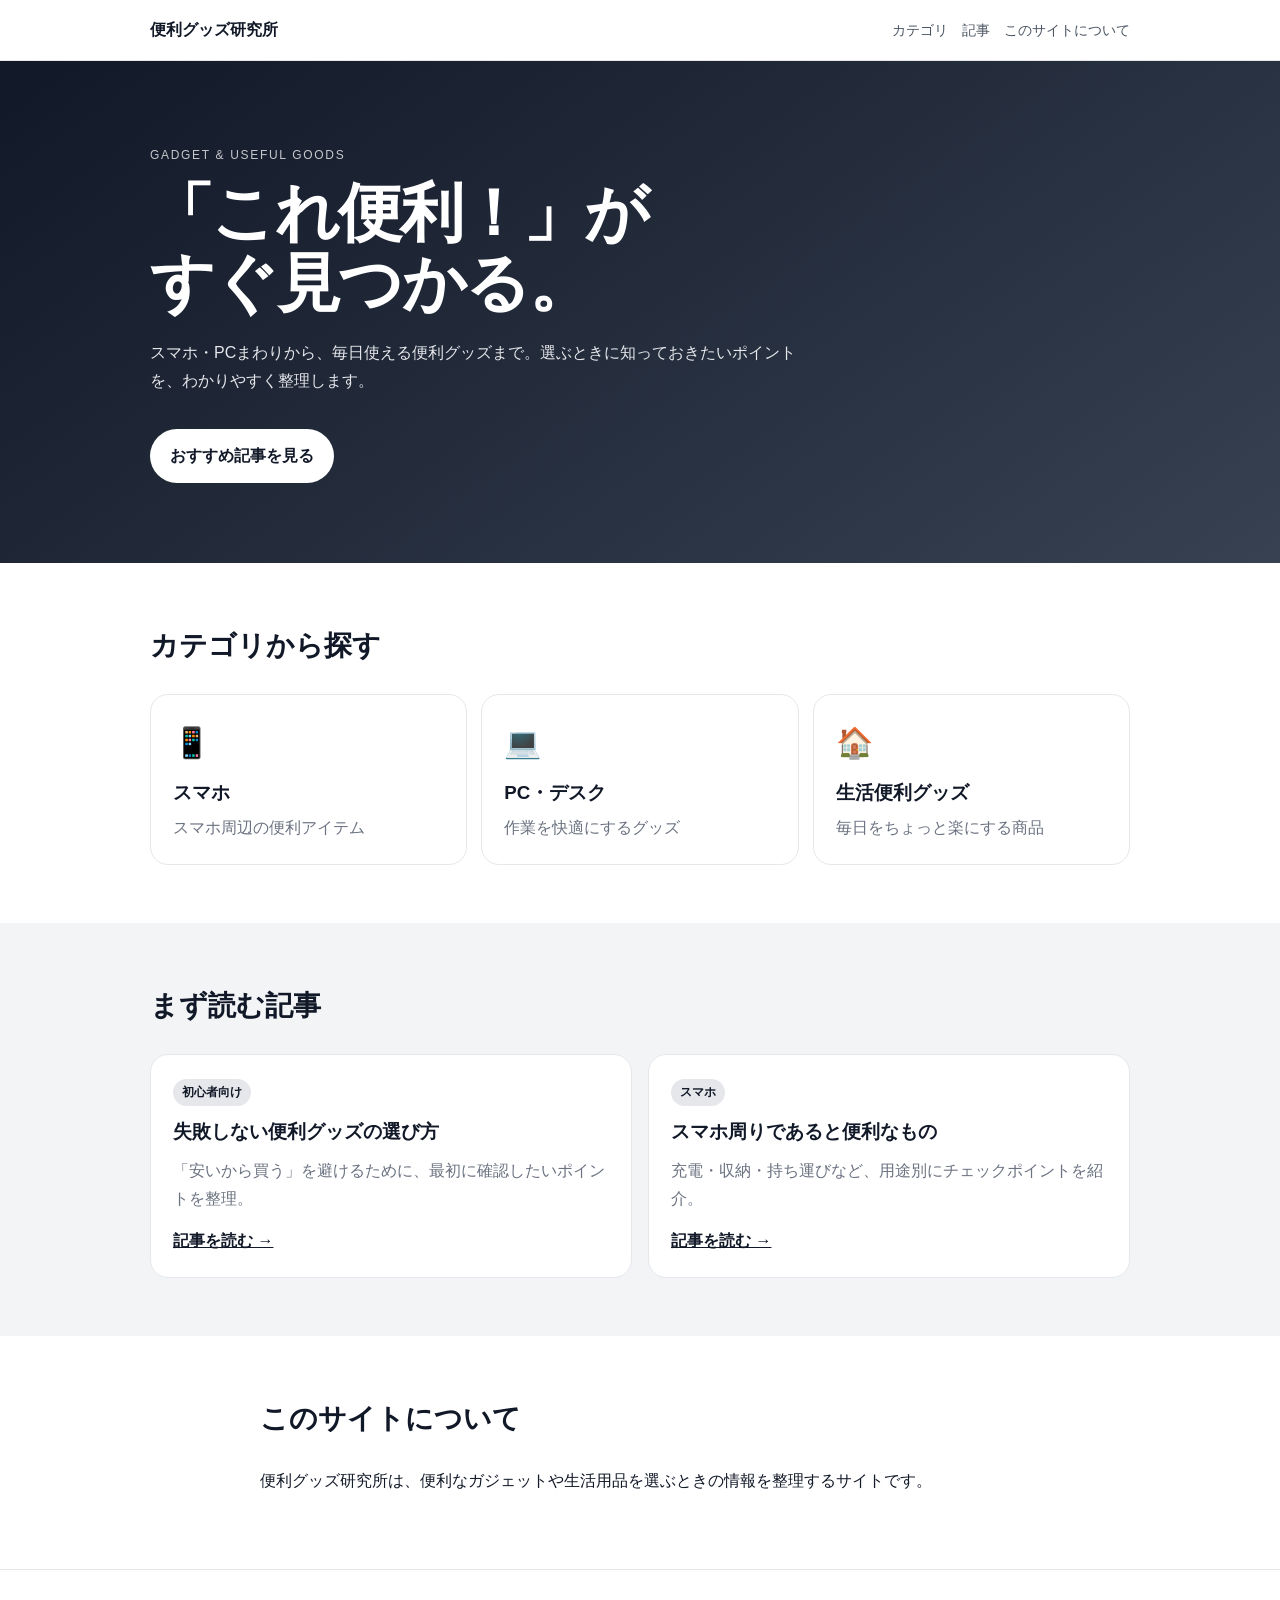
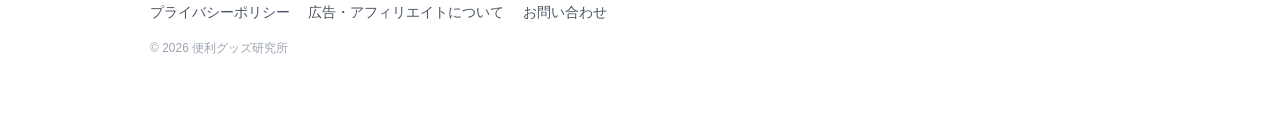
<file: index.html>
<!doctype html>
<html lang="ja">
<head>
  <meta charset="utf-8">
  <meta name="viewport" content="width=device-width,initial-scale=1,viewport-fit=cover">
  <meta name="description" content="スマホで見つけやすい、便利なガジェット・便利グッズの比較と選び方を紹介するサイト。">
  <meta name="theme-color" content="#111827">
  <title>便利グッズ研究所｜本当に役立つガジェットを探す</title>
  <link rel="stylesheet" href="style.css">
</head>
<body>
<header class="header">
  <div class="wrap nav">
    <a class="logo" href="index.html">便利グッズ研究所</a>
    <nav>
      <a href="#categories">カテゴリ</a>
      <a href="#articles">記事</a>
      <a href="#about">このサイトについて</a>
    </nav>
  </div>
</header>

<main>
<section class="hero">
  <div class="wrap">
    <p class="eyebrow">GADGET & USEFUL GOODS</p>
    <h1>「これ便利！」が<br>すぐ見つかる。</h1>
    <p class="lead">スマホ・PCまわりから、毎日使える便利グッズまで。選ぶときに知っておきたいポイントを、わかりやすく整理します。</p>
    <a class="button" href="#articles">おすすめ記事を見る</a>
  </div>
</section>

<section id="categories" class="section">
  <div class="wrap">
    <h2>カテゴリから探す</h2>
    <div class="cards">
      <a class="card" href="#articles"><span>📱</span><h3>スマホ</h3><p>スマホ周辺の便利アイテム</p></a>
      <a class="card" href="#articles"><span>💻</span><h3>PC・デスク</h3><p>作業を快適にするグッズ</p></a>
      <a class="card" href="#articles"><span>🏠</span><h3>生活便利グッズ</h3><p>毎日をちょっと楽にする商品</p></a>
    </div>
  </div>
</section>

<section id="articles" class="section muted">
  <div class="wrap">
    <h2>まず読む記事</h2>
    <div class="article-list">
      <article class="article-card">
        <div class="tag">初心者向け</div>
        <h3>失敗しない便利グッズの選び方</h3>
        <p>「安いから買う」を避けるために、最初に確認したいポイントを整理。</p>
        <a href="articles/how-to-choose.html">記事を読む →</a>
      </article>
      <article class="article-card">
        <div class="tag">スマホ</div>
        <h3>スマホ周りであると便利なもの</h3>
        <p>充電・収納・持ち運びなど、用途別にチェックポイントを紹介。</p>
        <a href="articles/smartphone-goods.html">記事を読む →</a>
      </article>
    </div>
  </div>
</section>

<section id="about" class="section">
  <div class="wrap about">
    <h2>このサイトについて</h2>
    <p>便利グッズ研究所は、便利なガジェットや生活用品を選ぶときの情報を整理するサイトです。</p>
  </div>
</section>
</main>

<footer class="footer">
  <div class="wrap">
    <a href="privacy.html">プライバシーポリシー</a>
    <a href="affiliate.html">広告・アフィリエイトについて</a>
    <a href="contact.html">お問い合わせ</a>
    <p>© 2026 便利グッズ研究所</p>
  </div>
</footer>
</body>
</html>
</file>
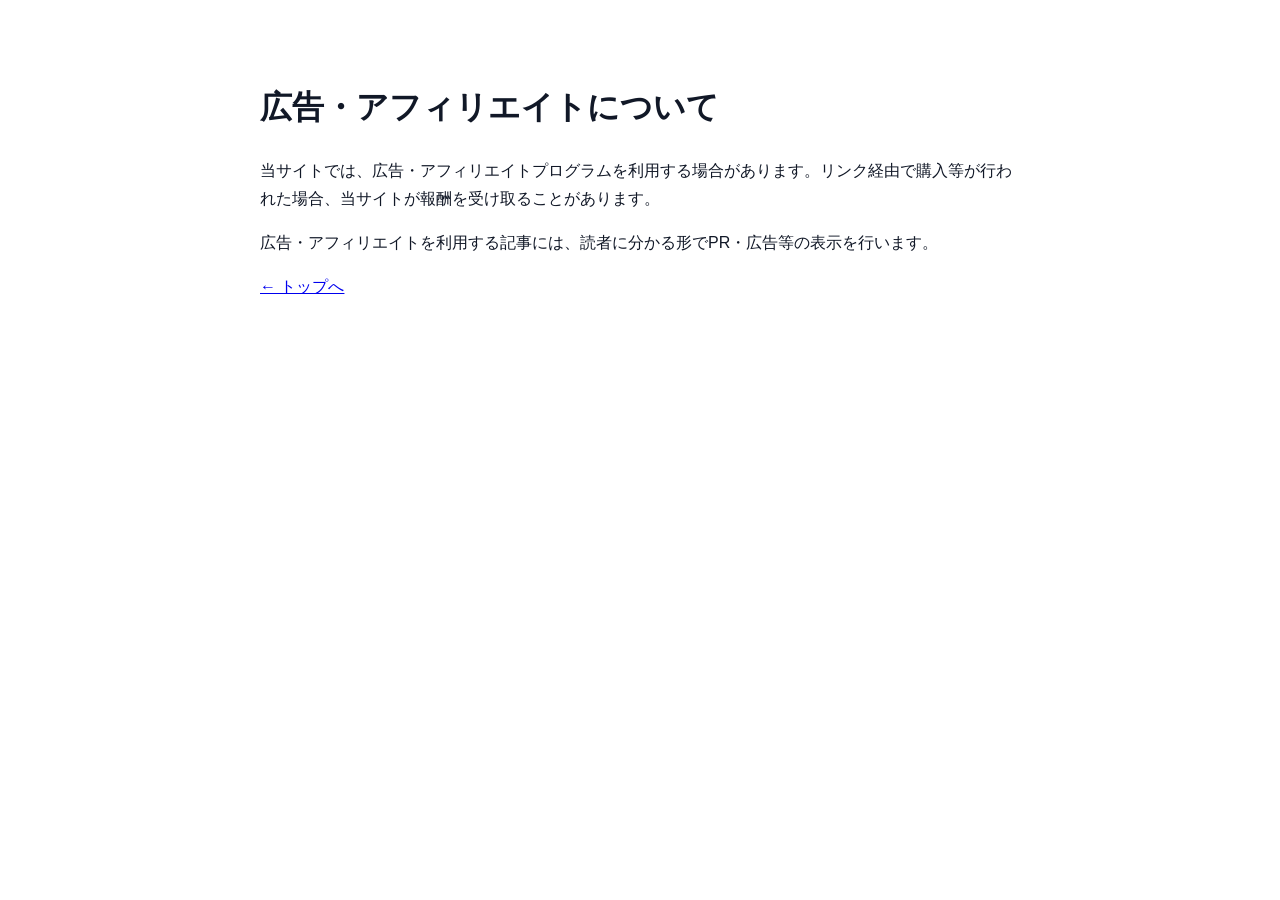
<file: affiliate.html>
<!doctype html>
<html lang="ja">
<head>
<meta charset="utf-8">
<meta name="viewport" content="width=device-width,initial-scale=1">
<title>広告・アフィリエイトについて｜便利グッズ研究所</title>
<link rel="stylesheet" href="style.css">
</head>
<body>
<main class="section">
<div class="wrap about">

<h1>広告・アフィリエイトについて</h1>

<p>当サイトでは、広告・アフィリエイトプログラムを利用する場合があります。リンク経由で購入等が行われた場合、当サイトが報酬を受け取ることがあります。</p>

<p>広告・アフィリエイトを利用する記事には、読者に分かる形でPR・広告等の表示を行います。</p>

<a href="index.html">← トップへ</a>

</div>
</main>
</body>
</html>
</file>
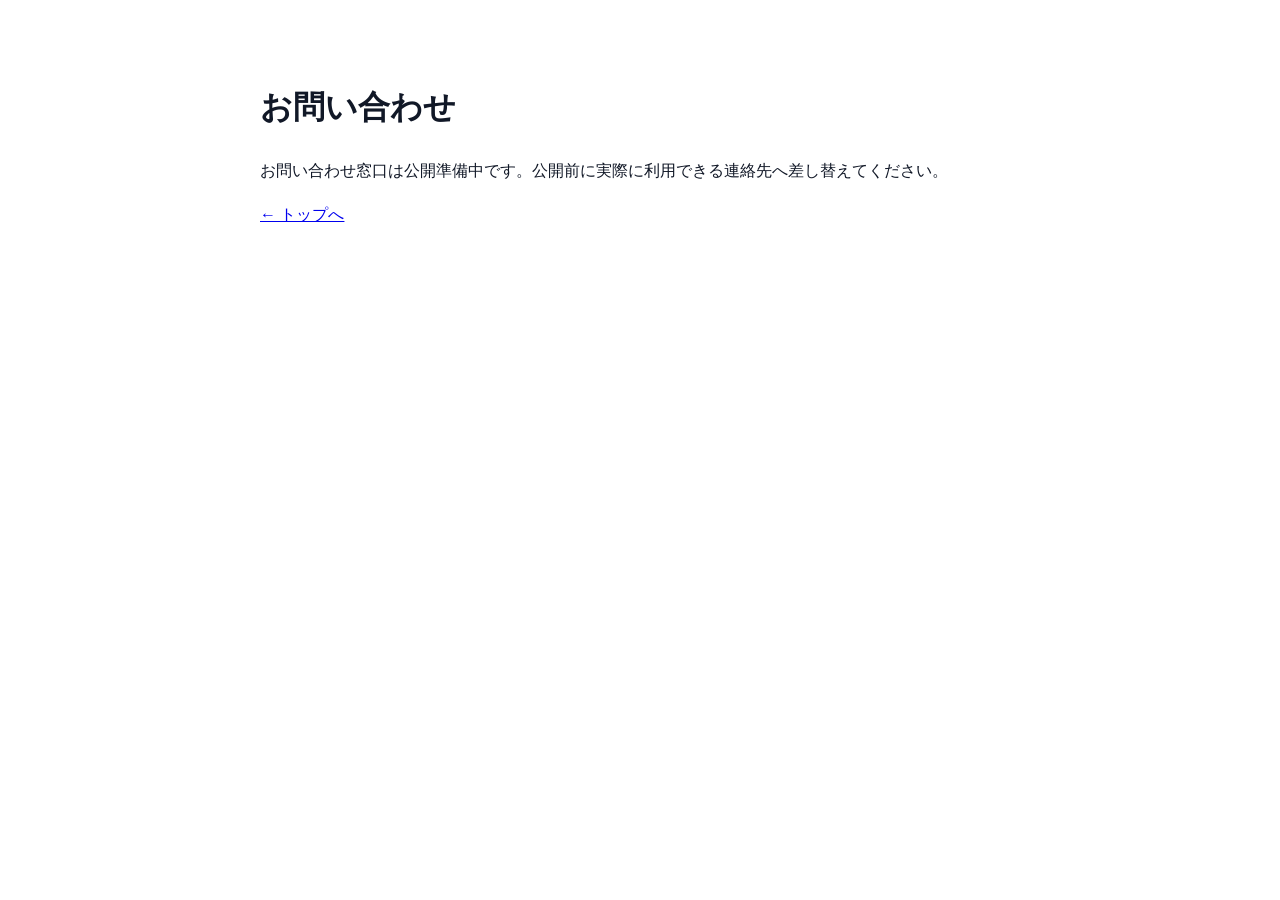
<file: contact.html>
<!doctype html>
<html lang="ja">
<head>
<meta charset="utf-8">
<meta name="viewport" content="width=device-width,initial-scale=1">
<title>お問い合わせ｜便利グッズ研究所</title>
<link rel="stylesheet" href="style.css">
</head>
<body>
<main class="section">
<div class="wrap about">

<h1>お問い合わせ</h1>

<p>お問い合わせ窓口は公開準備中です。公開前に実際に利用できる連絡先へ差し替えてください。</p>

<a href="index.html">← トップへ</a>

</div>
</main>
</body>
</html>
</file>
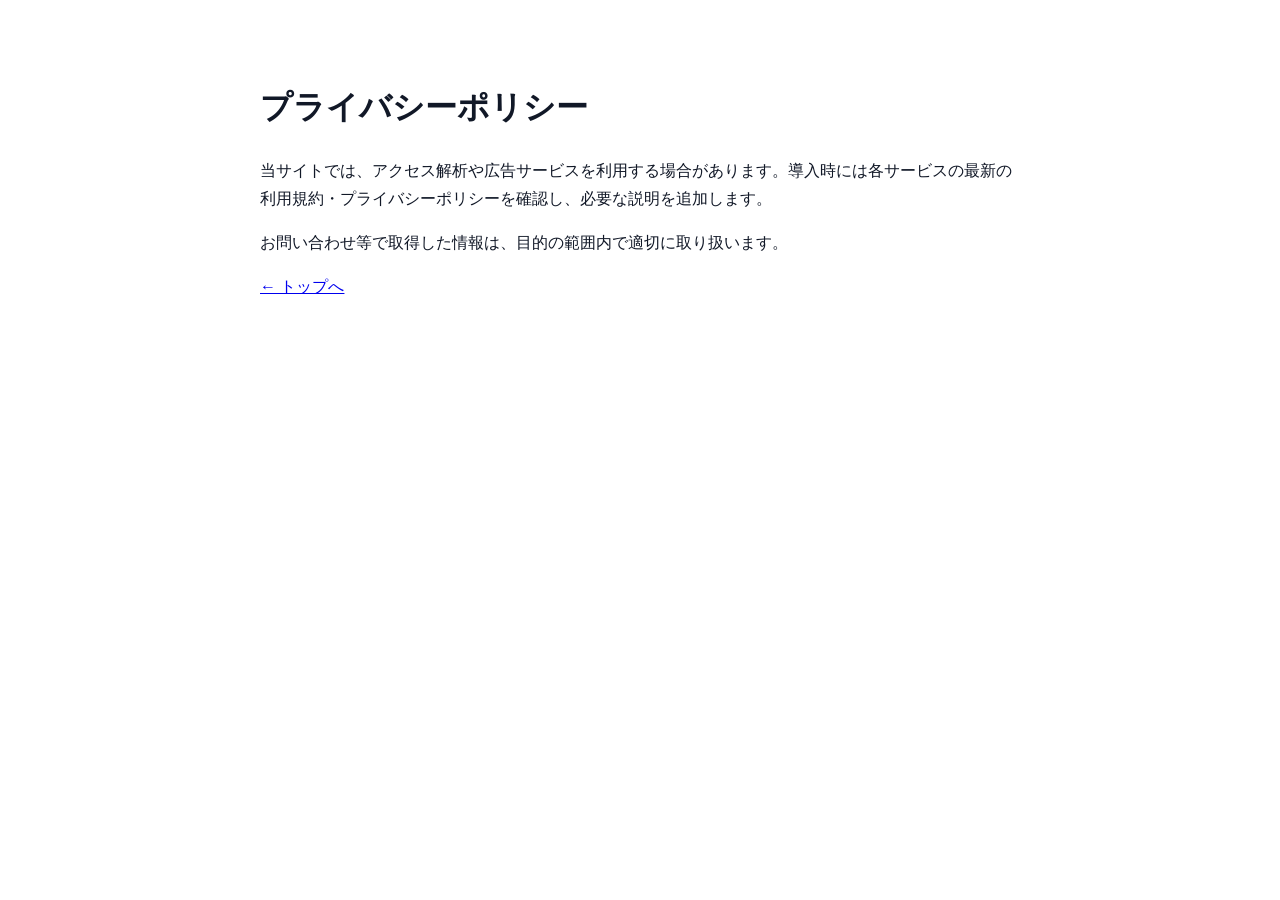
<file: privacy.html>
<!doctype html>
<html lang="ja">
<head>
<meta charset="utf-8">
<meta name="viewport" content="width=device-width,initial-scale=1">
<title>プライバシーポリシー｜便利グッズ研究所</title>
<link rel="stylesheet" href="style.css">
</head>
<body>
<main class="section">
<div class="wrap about">

<h1>プライバシーポリシー</h1>

<p>当サイトでは、アクセス解析や広告サービスを利用する場合があります。導入時には各サービスの最新の利用規約・プライバシーポリシーを確認し、必要な説明を追加します。</p>

<p>お問い合わせ等で取得した情報は、目的の範囲内で適切に取り扱います。</p>

<a href="index.html">← トップへ</a>

</div>
</main>
</body>
</html>
</file>
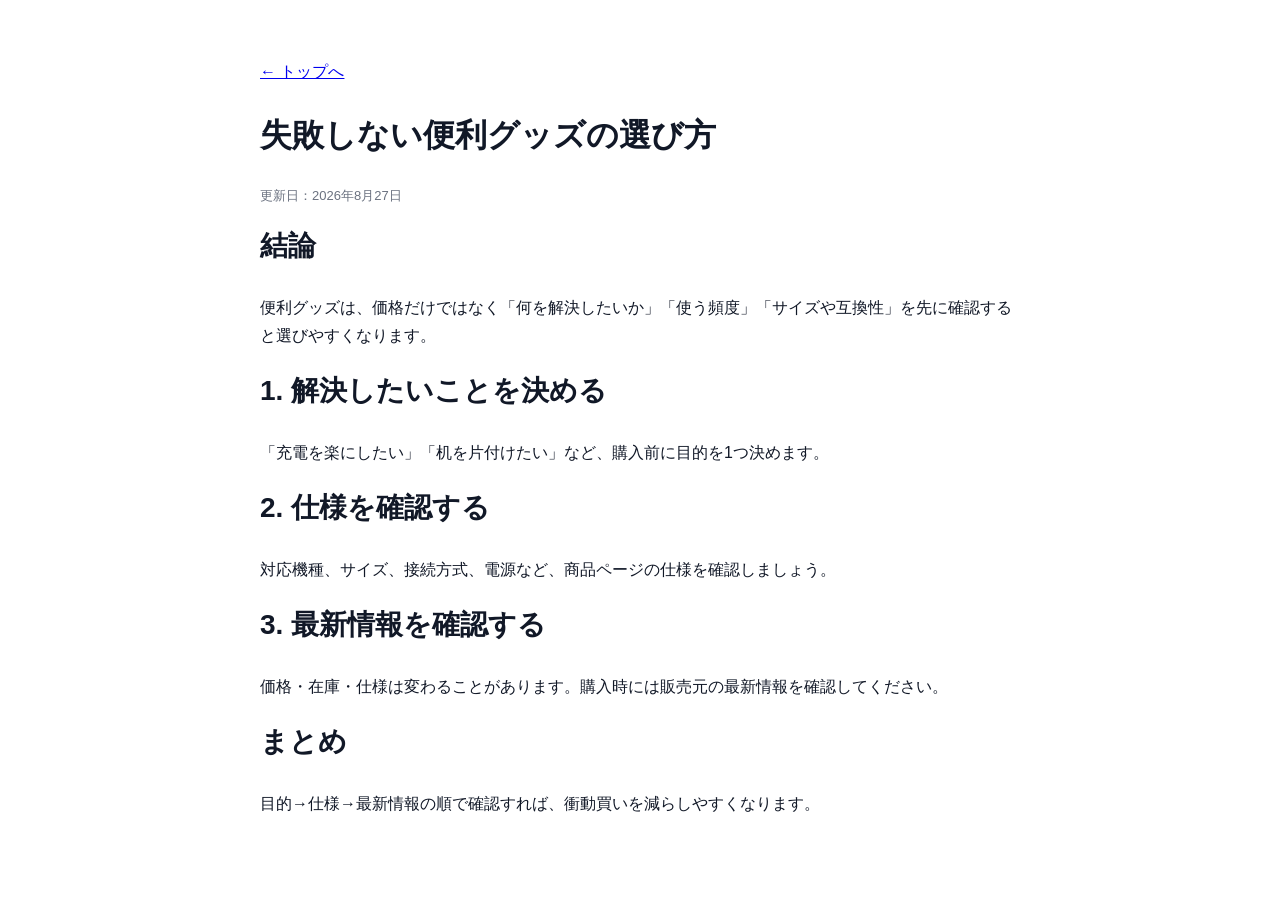
<file: articles/how-to-choose.html>
<!doctype html>
<html lang="ja">
<head>
<meta charset="utf-8">
<meta name="viewport" content="width=device-width,initial-scale=1">
<meta name="description" content="便利グッズを選ぶときに確認したいポイントを初心者向けに整理。">
<title>失敗しない便利グッズの選び方｜便利グッズ研究所</title>
<link rel="stylesheet" href="../style.css">
</head>
<body>
<main class="section">
<div class="wrap about">
<a href="../index.html">← トップへ</a>

<h1>失敗しない便利グッズの選び方</h1>
<p class="small">更新日：2026年8月27日</p>

<h2>結論</h2>
<p>便利グッズは、価格だけではなく「何を解決したいか」「使う頻度」「サイズや互換性」を先に確認すると選びやすくなります。</p>

<h2>1. 解決したいことを決める</h2>
<p>「充電を楽にしたい」「机を片付けたい」など、購入前に目的を1つ決めます。</p>

<h2>2. 仕様を確認する</h2>
<p>対応機種、サイズ、接続方式、電源など、商品ページの仕様を確認しましょう。</p>

<h2>3. 最新情報を確認する</h2>
<p>価格・在庫・仕様は変わることがあります。購入時には販売元の最新情報を確認してください。</p>

<h2>まとめ</h2>
<p>目的→仕様→最新情報の順で確認すれば、衝動買いを減らしやすくなります。</p>

</div>
</main>
</body>
</html>
</file>
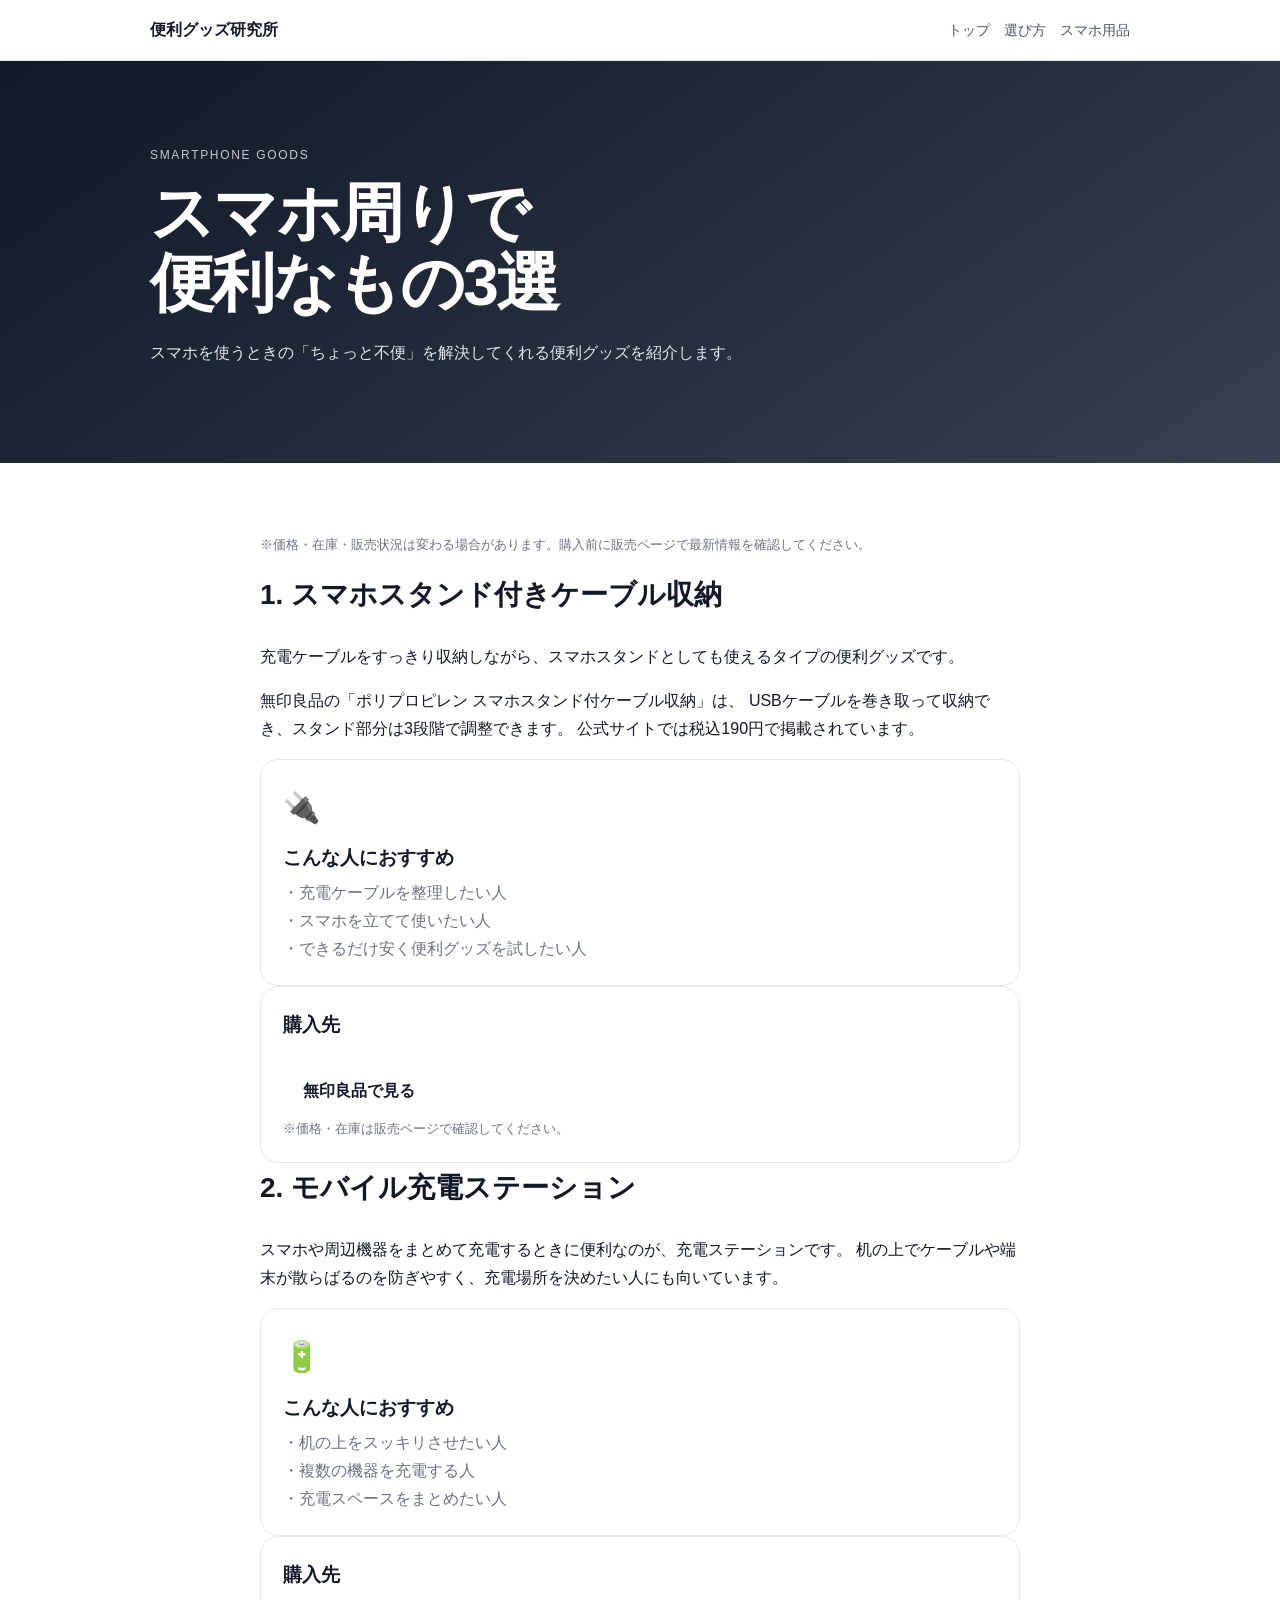
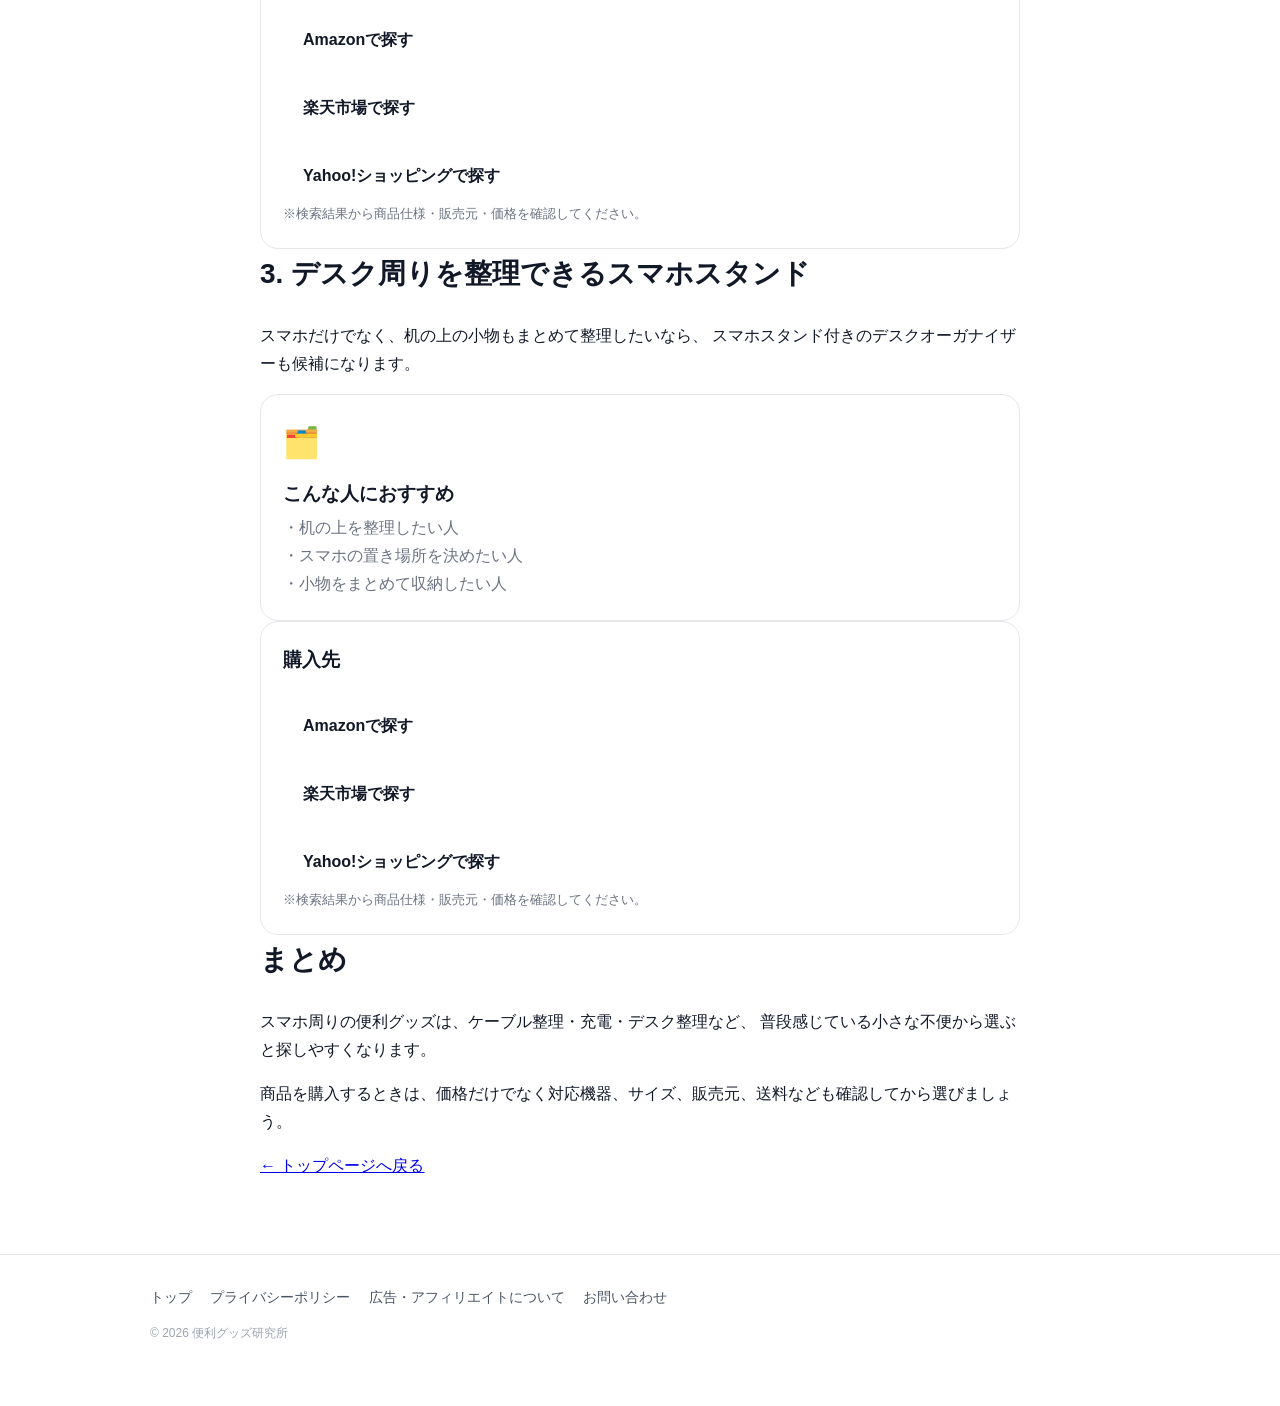
<file: articles/smartphone-goods-3.html>
<!doctype html>

<html lang="ja">
<head>
<meta charset="utf-8">
<meta name="viewport" content="width=device-width,initial-scale=1">
<title>スマホ周りで便利なもの3選｜便利グッズ研究所</title>
<link rel="stylesheet" href="../style.css">
</head>
<body>
<header class="header">
  <div class="wrap nav">
    <a href="../index.html" class="logo">便利グッズ研究所</a>
    <nav>
      <a href="../index.html">トップ</a>
      <a href="how-to-choose.html">選び方</a>
      <a href="smartphone-goods.html">スマホ用品</a>
    </nav>
  </div>
</header>
<main>
<section class="hero">
  <div class="wrap">
    <p class="eyebrow">SMARTPHONE GOODS</p>
    <h1>スマホ周りで<br>便利なもの3選</h1>
    <p class="lead">
      スマホを使うときの「ちょっと不便」を解決してくれる便利グッズを紹介します。
    </p>
  </div>
</section>
<section class="section">
  <div class="wrap about">
<p class="small">※価格・在庫・販売状況は変わる場合があります。購入前に販売ページで最新情報を確認してください。</p>
<h2>1. スマホスタンド付きケーブル収納</h2>
<p>
  充電ケーブルをすっきり収納しながら、スマホスタンドとしても使えるタイプの便利グッズです。
</p>
<p>
  無印良品の「ポリプロピレン スマホスタンド付ケーブル収納」は、
  USBケーブルを巻き取って収納でき、スタンド部分は3段階で調整できます。
  公式サイトでは税込190円で掲載されています。
</p>
<div class="card">
  <span>🔌</span>
  <h3>こんな人におすすめ</h3>
  <p>・充電ケーブルを整理したい人</p>
  <p>・スマホを立てて使いたい人</p>
  <p>・できるだけ安く便利グッズを試したい人</p>
</div>
<div class="article-card">
  <h3>購入先</h3>
  <p>
    <a href="https://www.muji.com/jp/ja/store/cmdty/detail/4550344596616" target="_blank" rel="noopener" class="button">
      無印良品で見る
    </a>
  </p>
  <p class="small">※価格・在庫は販売ページで確認してください。</p>
</div>
<h2>2. モバイル充電ステーション</h2>
<p>
  スマホや周辺機器をまとめて充電するときに便利なのが、充電ステーションです。
  机の上でケーブルや端末が散らばるのを防ぎやすく、充電場所を決めたい人にも向いています。
</p>
<div class="card">
  <span>🔋</span>
  <h3>こんな人におすすめ</h3>
  <p>・机の上をスッキリさせたい人</p>
  <p>・複数の機器を充電する人</p>
  <p>・充電スペースをまとめたい人</p>
</div>
<div class="article-card">
  <h3>購入先</h3>
  <p>
    <a href="https://www.amazon.co.jp/s?k=モバイル充電ステーション" target="_blank" rel="noopener" class="button">
      Amazonで探す
    </a>
  </p>
  <p>
    <a href="https://search.rakuten.co.jp/search/mall/モバイル充電ステーション/" target="_blank" rel="noopener" class="button">
      楽天市場で探す
    </a>
  </p>
  <p>
    <a href="https://shopping.yahoo.co.jp/search?p=モバイル充電ステーション" target="_blank" rel="noopener" class="button">
      Yahoo!ショッピングで探す
    </a>
  </p>
  <p class="small">※検索結果から商品仕様・販売元・価格を確認してください。</p>
</div>
<h2>3. デスク周りを整理できるスマホスタンド</h2>
<p>
  スマホだけでなく、机の上の小物もまとめて整理したいなら、
  スマホスタンド付きのデスクオーガナイザーも候補になります。
</p>
<div class="card">
  <span>🗂️</span>
  <h3>こんな人におすすめ</h3>
  <p>・机の上を整理したい人</p>
  <p>・スマホの置き場所を決めたい人</p>
  <p>・小物をまとめて収納したい人</p>
</div>
<div class="article-card">
  <h3>購入先</h3>
  <p>
    <a href="https://www.amazon.co.jp/s?k=デスクオーガナイザー+スマホスタンド" target="_blank" rel="noopener" class="button">
      Amazonで探す
    </a>
  </p>
  <p>
    <a href="https://search.rakuten.co.jp/search/mall/デスクオーガナイザー+スマホスタンド/" target="_blank" rel="noopener" class="button">
      楽天市場で探す
    </a>
  </p>
  <p>
    <a href="https://shopping.yahoo.co.jp/search?p=デスクオーガナイザー+スマホスタンド" target="_blank" rel="noopener" class="button">
      Yahoo!ショッピングで探す
    </a>
  </p>
  <p class="small">※検索結果から商品仕様・販売元・価格を確認してください。</p>
</div>
<h2>まとめ</h2>
<p>
  スマホ周りの便利グッズは、ケーブル整理・充電・デスク整理など、
  普段感じている小さな不便から選ぶと探しやすくなります。
</p>
<p>
  商品を購入するときは、価格だけでなく対応機器、サイズ、販売元、送料なども確認してから選びましょう。
</p>
<p>
  <a href="../index.html">← トップページへ戻る</a>
</p>
  </div>
</section>
</main>
<footer class="footer">
  <div class="wrap">
    <a href="../index.html">トップ</a>
    <a href="../privacy.html">プライバシーポリシー</a>
    <a href="../affiliate.html">広告・アフィリエイトについて</a>
    <a href="../contact.html">お問い合わせ</a>
    <p>© 2026 便利グッズ研究所</p>
  </div>
</footer>
</body>
</html>
</file>
<file: style.css>
*{box-sizing:border-box}
html{scroll-behavior:smooth}
body{margin:0;font-family:-apple-system,BlinkMacSystemFont,"Noto Sans JP",sans-serif;color:#111827;background:#fff;line-height:1.75}
.wrap{width:min(100% - 32px,980px);margin:auto}
.header{position:sticky;top:0;z-index:10;background:rgba(255,255,255,.94);backdrop-filter:blur(12px);border-bottom:1px solid #e5e7eb}
.nav{min-height:60px;display:flex;align-items:center;justify-content:space-between;gap:16px}
.logo{font-weight:800;color:#111827;text-decoration:none}
.nav nav{display:flex;gap:14px;overflow:auto;white-space:nowrap}
.nav nav a,.footer a{color:#4b5563;text-decoration:none;font-size:14px}
.hero{background:linear-gradient(145deg,#111827,#374151);color:white;padding:72px 0 80px}
.eyebrow{font-size:12px;letter-spacing:.14em;opacity:.75}
.hero h1{font-size:clamp(38px,11vw,64px);line-height:1.1;margin:12px 0 20px;letter-spacing:-.04em}
.lead{max-width:650px;color:#e5e7eb;font-size:16px}
.button{display:inline-block;margin-top:18px;padding:13px 20px;background:white;color:#111827;border-radius:999px;text-decoration:none;font-weight:700}
.section{padding:58px 0}
.muted{background:#f3f4f6}
.section h2{font-size:28px;margin:0 0 24px}
.cards{display:grid;grid-template-columns:repeat(3,1fr);gap:14px}
.card,.article-card{background:white;border:1px solid #e5e7eb;border-radius:18px;padding:22px;text-decoration:none;color:inherit}
.card span{font-size:30px}
.card h3{margin:8px 0 4px}
.card p,.article-card p{color:#6b7280;margin:0}
.article-list{display:grid;grid-template-columns:repeat(2,1fr);gap:16px}
.article-card h3{margin:0 0 8px}
.article-card a{display:inline-block;margin-top:14px;color:#111827;font-weight:700}
.tag{display:inline-block;font-size:12px;font-weight:700;background:#e5e7eb;border-radius:999px;padding:3px 9px;margin-bottom:10px}
.about{max-width:760px}
.small{font-size:13px;color:#6b7280}
.footer{border-top:1px solid #e5e7eb;padding:28px 0 50px}
.footer a{margin-right:14px}
.footer p{font-size:12px;color:#9ca3af}
@media(max-width:700px){
.nav{align-items:flex-start;padding:10px 0;flex-direction:column}
.cards,.article-list{grid-template-columns:1fr}
.hero{padding:56px 0 64px}
.section{padding:46px 0}
}
a:focus-visible{outline:3px solid #60a5fa;outline-offset:3px}
</file>
